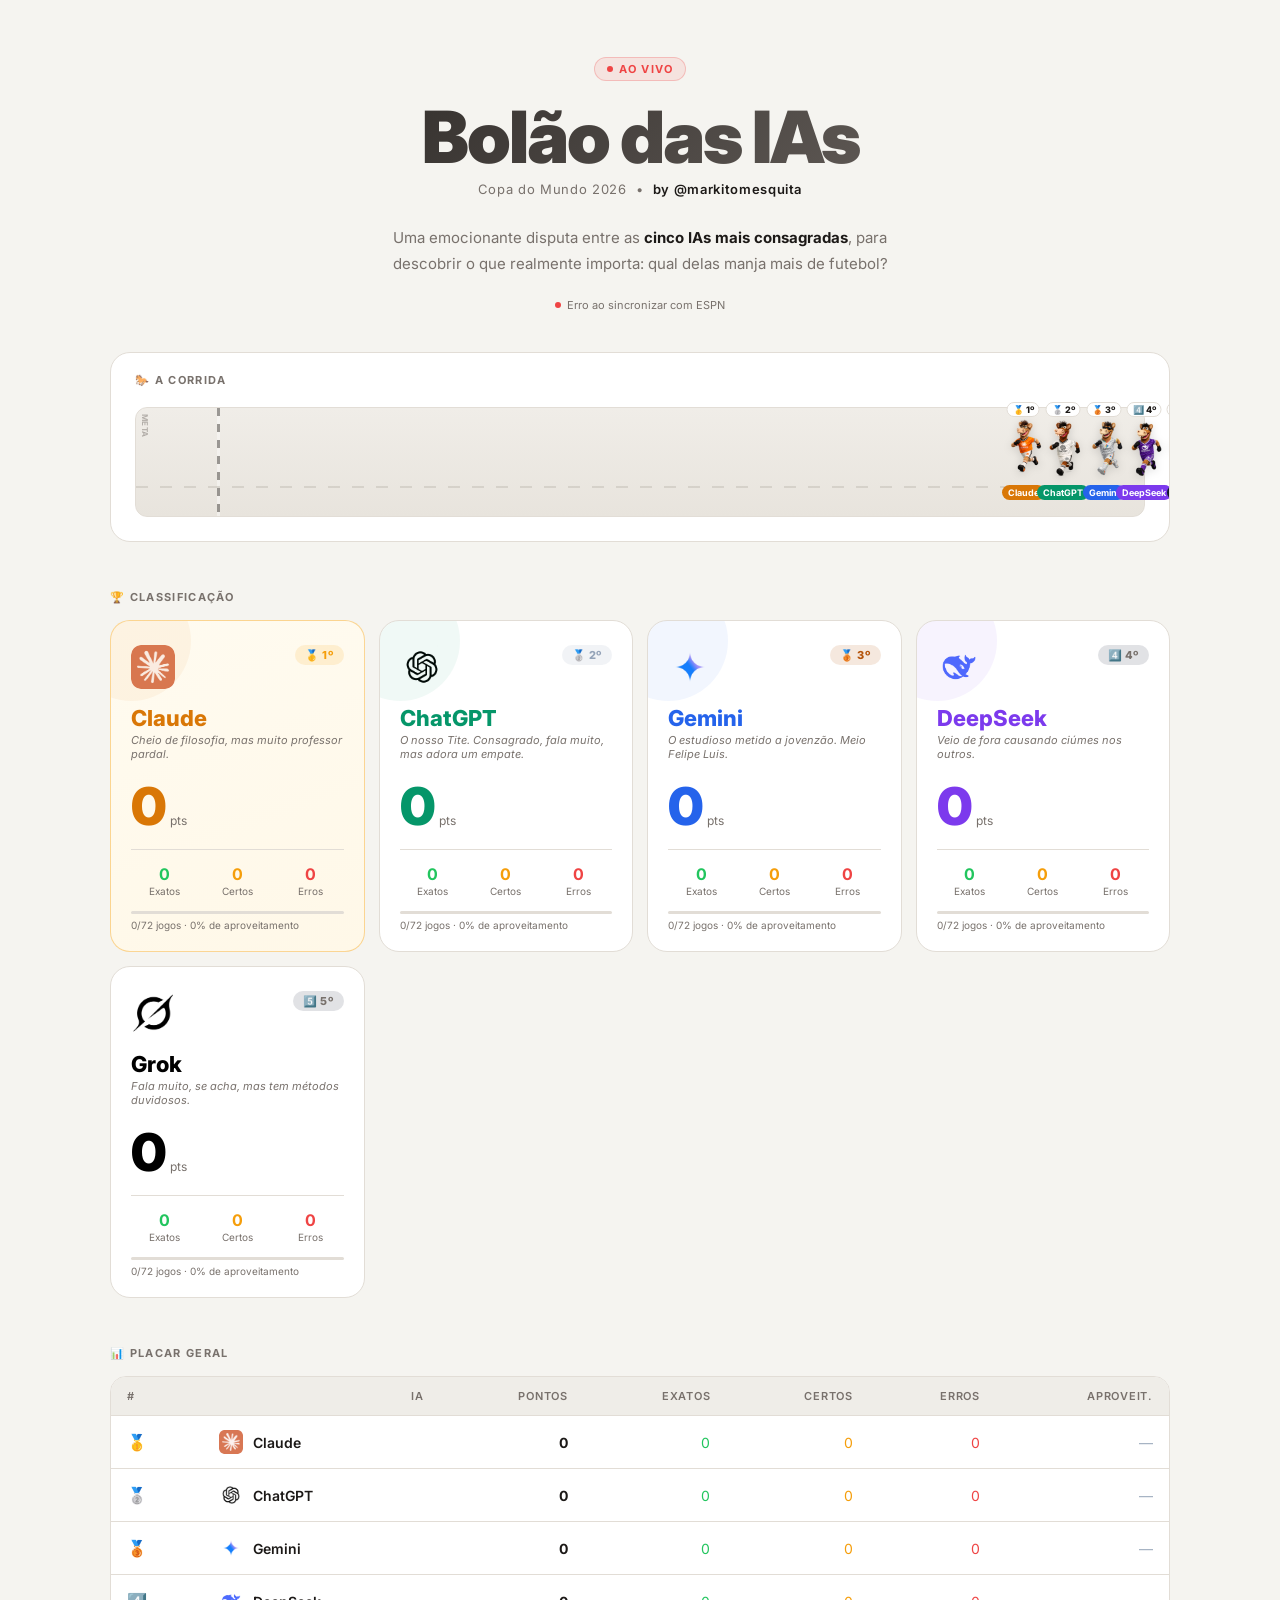
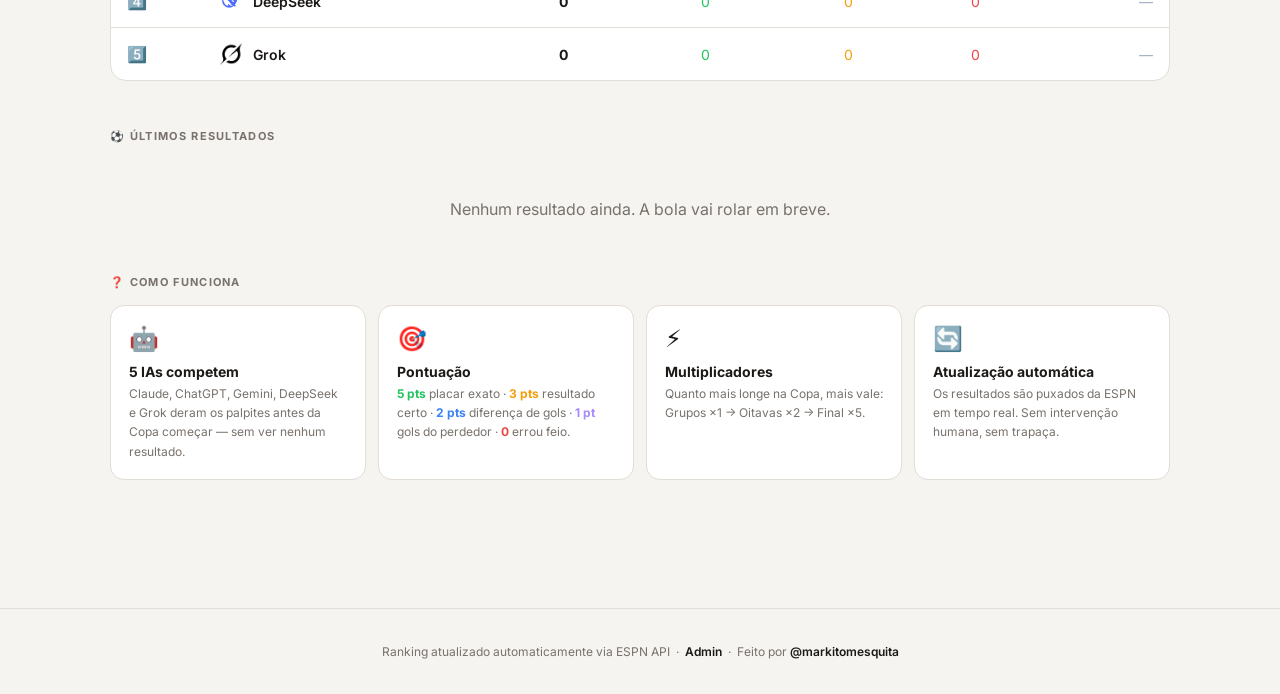
<file: index.html>
<!DOCTYPE html>
<html lang="pt-BR">
<head>
  <meta charset="UTF-8">
  <meta name="viewport" content="width=device-width, initial-scale=1.0">
  <title>Bolão das IAs — Copa 2026</title>
  <meta property="og:title" content="Bolão das IAs — Copa 2026">
  <meta property="og:description" content="Quatro IAs disputam quem cravar mais placares da Copa. Acompanhe o ranking ao vivo.">
  <link rel="preconnect" href="https://fonts.googleapis.com">
  <link href="https://fonts.googleapis.com/css2?family=Inter:wght@400;500;600;700;800;900&display=swap" rel="stylesheet">
  <style>
    :root {
      --claude:   #D97706;
      --chatgpt:  #059669;
      --gemini:   #2563EB;
      --deepseek: #7C3AED;
      --grok:     #000000;
      --bg:       #F5F4F0;
      --surface:  #FFFFFF;
      --s2:       #EFEDE8;
      --border:   #E2DDD6;
      --text:     #1C1917;
      --muted:    #78716C;
      --gold:     #D97706;
    }
    * { box-sizing: border-box; margin: 0; padding: 0; }
    body { font-family: 'Inter', system-ui, sans-serif; background: var(--bg); color: var(--text); min-height: 100vh; }

    /* ---- HEADER ---- */
    .site-header {
      text-align: center;
      padding: 56px 24px 40px;
      position: relative;
    }
    .live-badge {
      display: inline-flex;
      align-items: center;
      gap: 6px;
      background: #EF444418;
      border: 1px solid #EF444440;
      color: #EF4444;
      border-radius: 20px;
      padding: 4px 12px;
      font-size: 11px;
      font-weight: 700;
      letter-spacing: 0.1em;
      text-transform: uppercase;
      margin-bottom: 20px;
    }
    .live-dot {
      width: 6px; height: 6px; border-radius: 50%;
      background: #EF4444;
      animation: blink 1.2s ease-in-out infinite;
    }
    @keyframes blink { 0%,100%{opacity:1} 50%{opacity:0.2} }

    h1 {
      font-size: clamp(36px, 8vw, 72px);
      font-weight: 900;
      letter-spacing: -2px;
      background: linear-gradient(135deg, #1C1917 0%, #78716C 100%);
      -webkit-background-clip: text;
      -webkit-text-fill-color: transparent;
      line-height: 1;
      margin-bottom: 8px;
    }
    .subtitle {
      font-size: 13px;
      color: var(--muted);
      letter-spacing: 0.05em;
      margin-bottom: 28px;
    }
    .subtitle span { color: var(--text); font-weight: 600; }

    .tagline {
      max-width: 560px;
      margin: 0 auto 16px;
      font-size: 15px;
      line-height: 1.7;
      color: var(--muted);
    }
    .tagline strong { color: var(--text); }

    .sync-bar {
      display: inline-flex;
      align-items: center;
      gap: 6px;
      font-size: 11px;
      color: var(--muted);
      margin-top: 4px;
    }
    .sync-pip { width: 6px; height: 6px; border-radius: 50%; background: var(--muted); transition: background .3s; }
    .sync-pip.ok       { background: #22C55E; }
    .sync-pip.fetching { background: #F59E0B; animation: blink 0.8s infinite; }
    .sync-pip.error    { background: #EF4444; }

    /* ---- MAIN ---- */
    main { max-width: 1100px; margin: 0 auto; padding: 0 20px 80px; }

    /* ---- CORRIDA ---- */
    .race-wrap {
      background: var(--surface);
      border: 1px solid var(--border);
      border-radius: 20px;
      padding: 20px 24px 24px;
      margin-bottom: 48px;
      overflow: hidden;
    }
    .race-title {
      font-size: 11px;
      font-weight: 700;
      color: var(--muted);
      text-transform: uppercase;
      letter-spacing: .12em;
      margin-bottom: 20px;
    }
    .race-track {
      position: relative;
      height: 110px;
      background: linear-gradient(180deg, #f0ede8 0%, #e8e4dd 100%);
      border-radius: 12px;
      border: 1px solid var(--border);
      overflow: visible;
    }
    .race-lane-line {
      position: absolute;
      bottom: 28px;
      left: 0; right: 0;
      height: 2px;
      background: repeating-linear-gradient(90deg, #c8c3bb 0px, #c8c3bb 12px, transparent 12px, transparent 24px);
      opacity: 0.6;
    }
    .race-finish {
      position: absolute;
      left: 8%;
      top: 0; bottom: 0;
      width: 3px;
      background: repeating-linear-gradient(180deg, #1C1917 0px, #1C1917 8px, #fff 8px, #fff 16px);
      opacity: 0.4;
    }
    .race-finish-label {
      position: absolute;
      left: 4px;
      top: 6px;
      font-size: 8px;
      font-weight: 700;
      color: var(--muted);
      letter-spacing: .05em;
      text-transform: uppercase;
      writing-mode: vertical-rl;
      opacity: 0.5;
    }
    .horse-slot {
      position: absolute;
      bottom: 16px;
      display: flex;
      flex-direction: column;
      align-items: center;
      transition: left 1s cubic-bezier(.34,1.56,.64,1);
      transform: translateX(-50%);
    }
    .horse-slot img {
      width: 44px;
      height: auto;
      display: block;
      filter: drop-shadow(0 2px 4px rgba(0,0,0,.15));
    }
    .horse-name {
      font-size: 9px;
      font-weight: 700;
      margin-top: 3px;
      white-space: nowrap;
      padding: 2px 6px;
      border-radius: 8px;
      color: #fff;
    }
    .horse-badge {
      font-size: 9px;
      font-weight: 800;
      position: absolute;
      top: -14px;
      left: 50%;
      transform: translateX(-50%);
      background: var(--surface);
      border: 1px solid var(--border);
      border-radius: 8px;
      padding: 1px 5px;
      color: var(--text);
      white-space: nowrap;
    }

    /* ---- RANKING CARDS ---- */
    .section-label {
      font-size: 11px;
      font-weight: 700;
      color: var(--muted);
      text-transform: uppercase;
      letter-spacing: 0.12em;
      margin-bottom: 16px;
    }

    .ranking-grid {
      display: grid;
      grid-template-columns: repeat(auto-fit, minmax(230px, 1fr));
      gap: 14px;
      margin-bottom: 48px;
    }

    .ai-card {
      background: var(--surface);
      border: 1px solid var(--border);
      border-radius: 20px;
      padding: 24px 20px 20px;
      position: relative;
      overflow: hidden;
      transition: transform .2s, border-color .2s;
      cursor: default;
    }
    .ai-card:hover { transform: translateY(-3px); }
    .ai-card.rank-1 { border-color: #F59E0B66; background: linear-gradient(160deg, #FFFBF0 0%, #FFF8E8 100%); }

    .card-glow {
      position: absolute;
      top: -40px; left: -40px;
      width: 120px; height: 120px;
      border-radius: 50%;
      opacity: 0.06;
      pointer-events: none;
    }
    .ai-card[data-ai="claude"]   .card-glow { background: var(--claude); }
    .ai-card[data-ai="chatgpt"]  .card-glow { background: var(--chatgpt); }
    .ai-card[data-ai="gemini"]   .card-glow { background: var(--gemini); }
    .ai-card[data-ai="deepseek"] .card-glow { background: var(--deepseek); }

    .card-top {
      display: flex;
      align-items: flex-start;
      justify-content: space-between;
      margin-bottom: 16px;
    }
    .card-logo { width: 44px; height: 44px; }
    .card-logo img { width: 100%; height: 100%; object-fit: contain; border-radius: 10px; }

    .card-rank-badge {
      font-size: 11px;
      font-weight: 800;
      padding: 3px 10px;
      border-radius: 20px;
      letter-spacing: 0.05em;
    }
    .rank-1 .card-rank-badge { background: #F59E0B22; color: #F59E0B; }
    .rank-2 .card-rank-badge { background: #94A3B822; color: #94A3B8; }
    .rank-3 .card-rank-badge { background: #B4530922; color: #B45309; }
    .rank-4 .card-rank-badge { background: #1e254022; color: var(--muted); }
    .rank-5 .card-rank-badge { background: #1e254022; color: var(--muted); }

    .card-name {
      font-size: 22px;
      font-weight: 800;
      margin-bottom: 2px;
    }
    .ai-card[data-ai="claude"]   .card-name { color: var(--claude); }
    .ai-card[data-ai="chatgpt"]  .card-name { color: var(--chatgpt); }
    .ai-card[data-ai="gemini"]   .card-name { color: var(--gemini); }
    .ai-card[data-ai="deepseek"] .card-name { color: var(--deepseek); }
    .ai-card[data-ai="grok"]     .card-name { color: var(--grok); }

    .card-desc { font-size: 11px; color: var(--muted); margin-bottom: 20px; font-style: italic; }

    .card-score-row { display: flex; align-items: baseline; gap: 6px; margin-bottom: 16px; }
    .card-pts {
      font-size: 52px;
      font-weight: 900;
      letter-spacing: -2px;
      line-height: 1;
    }
    .ai-card[data-ai="claude"]   .card-pts { color: var(--claude); }
    .ai-card[data-ai="chatgpt"]  .card-pts { color: var(--chatgpt); }
    .ai-card[data-ai="gemini"]   .card-pts { color: var(--gemini); }
    .ai-card[data-ai="deepseek"] .card-pts { color: var(--deepseek); }
    .ai-card[data-ai="grok"]     .card-pts { color: var(--grok); }
    .card-pts-label { font-size: 12px; color: var(--muted); }

    .card-divider { height: 1px; background: var(--border); margin-bottom: 14px; }

    .card-stats {
      display: grid;
      grid-template-columns: repeat(3, 1fr);
      gap: 6px;
    }
    .cstat { text-align: center; }
    .cstat-val { font-size: 16px; font-weight: 700; }
    .cstat-lbl { font-size: 10px; color: var(--muted); margin-top: 1px; }
    .exact-val  { color: #22C55E; }
    .certo-val  { color: #F59E0B; }
    .erro-val   { color: #EF4444; }

    .card-progress-bar {
      margin-top: 14px;
      height: 3px;
      background: var(--border);
      border-radius: 2px;
      overflow: hidden;
    }
    .card-progress-fill {
      height: 100%;
      border-radius: 2px;
      transition: width .6s ease;
    }
    .ai-card[data-ai="claude"]   .card-progress-fill { background: var(--claude); }
    .ai-card[data-ai="chatgpt"]  .card-progress-fill { background: var(--chatgpt); }
    .ai-card[data-ai="gemini"]   .card-progress-fill { background: var(--gemini); }
    .ai-card[data-ai="deepseek"] .card-progress-fill { background: var(--deepseek); }
    .ai-card[data-ai="grok"]     .card-progress-fill { background: var(--grok); }
    .card-progress-label { font-size: 10px; color: var(--muted); margin-top: 5px; }

    /* ---- COMPARE TABLE ---- */
    .compare-wrap {
      background: var(--surface);
      border: 1px solid var(--border);
      border-radius: 16px;
      overflow: hidden;
      margin-bottom: 48px;
    }
    .compare-wrap table { width: 100%; border-collapse: collapse; }
    .compare-wrap th {
      padding: 12px 16px;
      font-size: 11px;
      font-weight: 600;
      color: var(--muted);
      text-transform: uppercase;
      letter-spacing: .07em;
      background: var(--s2);
      border-bottom: 1px solid var(--border);
      text-align: left;
    }
    .compare-wrap th:not(:first-child) { text-align: right; }
    .compare-wrap td {
      padding: 14px 16px;
      font-size: 14px;
      border-bottom: 1px solid var(--border);
    }
    .compare-wrap td:not(:first-child) { text-align: right; }
    .compare-wrap tr:last-child td { border-bottom: none; }
    .compare-wrap tr:hover td { background: var(--s2); }
    .ai-name-cell { display: flex; align-items: center; gap: 10px; font-weight: 600; }
    .ai-name-cell img { width: 24px; height: 24px; object-fit: contain; border-radius: 5px; }
    .medal { font-size: 16px; }

    /* ---- LAST RESULTS ---- */
    .results-list { display: flex; flex-direction: column; gap: 10px; margin-bottom: 16px; }
    .load-more-btn {
      display: block;
      width: 100%;
      padding: 12px;
      margin-bottom: 48px;
      background: var(--surface);
      border: 1px solid var(--border);
      border-radius: 12px;
      color: var(--muted);
      font-size: 13px;
      font-weight: 600;
      cursor: pointer;
      transition: background .15s, color .15s;
    }
    .load-more-btn:hover { background: var(--s2); color: var(--text); }

    .result-card {
      background: var(--surface);
      border: 1px solid var(--border);
      border-radius: 14px;
      padding: 14px 18px;
    }
    .result-header {
      display: flex;
      align-items: center;
      gap: 12px;
      margin-bottom: 10px;
    }
    .result-teams {
      flex: 1;
      font-size: 15px;
      font-weight: 700;
      display: flex;
      align-items: center;
      gap: 8px;
      flex-wrap: wrap;
    }
    .result-score {
      background: var(--s2);
      border: 1px solid var(--border);
      border-radius: 8px;
      padding: 4px 12px;
      font-size: 15px;
      font-weight: 800;
      letter-spacing: 1px;
      flex-shrink: 0;
    }
    .result-phase {
      font-size: 10px;
      color: var(--muted);
      text-transform: uppercase;
      letter-spacing: .07em;
      flex-shrink: 0;
    }

    .result-preds {
      display: flex;
      gap: 8px;
      flex-wrap: wrap;
    }
    .pred-chip {
      display: flex;
      align-items: center;
      gap: 5px;
      padding: 4px 10px;
      border-radius: 20px;
      font-size: 12px;
      font-weight: 600;
      border: 1px solid transparent;
    }
    .pred-chip img { width: 14px; height: 14px; object-fit: contain; border-radius: 3px; }
    .pred-chip.exact  { background: #22C55E18; border-color: #22C55E40; color: #22C55E; }
    .pred-chip.certo  { background: #F59E0B18; border-color: #F59E0B40; color: #F59E0B; }
    .pred-chip.erro   { background: #EF444418; border-color: #EF444440; color: #EF4444; }
    .pred-chip.none   { background: var(--s2); color: var(--muted); }

    /* ---- HOW IT WORKS ---- */
    .how-grid {
      display: grid;
      grid-template-columns: repeat(auto-fit, minmax(200px, 1fr));
      gap: 12px;
      margin-bottom: 48px;
    }
    .how-item {
      background: var(--surface);
      border: 1px solid var(--border);
      border-radius: 14px;
      padding: 18px;
    }
    .how-icon { font-size: 24px; margin-bottom: 10px; }
    .how-title { font-size: 14px; font-weight: 700; margin-bottom: 4px; }
    .how-desc  { font-size: 12px; color: var(--muted); line-height: 1.6; }

    /* ---- FOOTER ---- */
    footer {
      text-align: center;
      padding: 32px 24px;
      border-top: 1px solid var(--border);
      font-size: 12px;
      color: var(--muted);
      line-height: 1.8;
    }
    footer a { color: var(--text); text-decoration: none; font-weight: 600; }
    footer a:hover { color: #4285F4; }

    /* ---- UTIL ---- */
    .vs { color: var(--muted); font-weight: 400; font-size: 13px; }
    .empty { text-align: center; padding: 40px; color: var(--muted); }

    @media (max-width: 600px) {
      h1 { letter-spacing: -1px; }
      .ranking-grid { grid-template-columns: 1fr 1fr; }
      .compare-wrap th:nth-child(n+5),
      .compare-wrap td:nth-child(n+5) { display: none; }
    }
    @media (max-width: 420px) {
      .ranking-grid { grid-template-columns: 1fr; }
    }
  </style>
</head>
<body>

<div class="site-header">
  <div class="live-badge"><span class="live-dot"></span>Ao Vivo</div>
  <h1>Bolão das IAs</h1>
  <div class="subtitle">Copa do Mundo 2026 &nbsp;•&nbsp; <span>by @markitomesquita</span></div>
  <p class="tagline">
    Uma emocionante disputa entre as <strong>cinco IAs mais consagradas</strong>, para descobrir o que realmente importa: qual delas manja mais de futebol?
  </p>
  <div class="sync-bar">
    <span class="sync-pip" id="sync-pip"></span>
    <span id="sync-txt">Conectando à ESPN...</span>
  </div>
</div>

<main>

  <!-- CORRIDA -->
  <div class="race-wrap">
    <div class="race-title">🐎 A Corrida</div>
    <div class="race-track" id="race-track">
      <div class="race-finish"></div>
      <div class="race-finish-label">META</div>
      <div class="race-lane-line"></div>
    </div>
  </div>

  <!-- RANKING -->
  <div class="section-label">🏆 Classificação</div>
  <div class="ranking-grid" id="ranking-grid"></div>

  <!-- TABELA COMPARATIVA -->
  <div class="section-label">📊 Placar Geral</div>
  <div class="compare-wrap">
    <table>
      <thead>
        <tr>
          <th>#</th><th>IA</th><th>Pontos</th><th>Exatos</th><th>Certos</th><th>Erros</th><th>Aproveit.</th>
        </tr>
      </thead>
      <tbody id="compare-body"></tbody>
    </table>
  </div>

  <!-- ÚLTIMOS JOGOS -->
  <div class="section-label">⚽ Últimos Resultados</div>
  <div class="results-list" id="results-list">
    <div class="empty">Nenhum resultado ainda. A bola vai rolar em breve.</div>
  </div>
  <button class="load-more-btn" id="load-more-btn" style="display:none"></button>

  <!-- COMO FUNCIONA -->
  <div class="section-label">❓ Como Funciona</div>
  <div class="how-grid">
    <div class="how-item">
      <div class="how-icon">🤖</div>
      <div class="how-title">5 IAs competem</div>
      <div class="how-desc">Claude, ChatGPT, Gemini, DeepSeek e Grok deram os palpites antes da Copa começar — sem ver nenhum resultado.</div>
    </div>
    <div class="how-item">
      <div class="how-icon">🎯</div>
      <div class="how-title">Pontuação</div>
      <div class="how-desc"><strong style="color:#22C55E">5 pts</strong> placar exato · <strong style="color:#F59E0B">3 pts</strong> resultado certo · <strong style="color:#3B82F6">2 pts</strong> diferença de gols · <strong style="color:#A78BFA">1 pt</strong> gols do perdedor · <strong style="color:#EF4444">0</strong> errou feio.</div>
    </div>
    <div class="how-item">
      <div class="how-icon">⚡</div>
      <div class="how-title">Multiplicadores</div>
      <div class="how-desc">Quanto mais longe na Copa, mais vale: Grupos ×1 → Oitavas ×2 → Final ×5.</div>
    </div>
    <div class="how-item">
      <div class="how-icon">🔄</div>
      <div class="how-title">Atualização automática</div>
      <div class="how-desc">Os resultados são puxados da ESPN em tempo real. Sem intervenção humana, sem trapaça.</div>
    </div>
  </div>

</main>

<footer>
  Ranking atualizado automaticamente via ESPN API &nbsp;·&nbsp;
  <a href="admin.html">Admin</a> &nbsp;·&nbsp;
  Feito por <a href="https://github.com/markitomesquita" target="_blank">@markitomesquita</a>
</footer>

<script src="logos.js"></script>
<script src="data.js"></script>
<script src="shared.js"></script>
<script>
// Descrições irônicas de cada IA
const AI_DESC = {
  claude:   "Cheio de filosofia, mas muito professor pardal.",
  chatgpt:  "O nosso Tite. Consagrado, fala muito, mas adora um empate.",
  gemini:   "O estudioso metido a jovenzão. Meio Felipe Luis.",
  deepseek: "Veio de fora causando ciúmes nos outros.",
  grok:     "Fala muito, se acha, mas tem métodos duvidosos."
};

const MEDALS = ["🥇","🥈","🥉","4️⃣","5️⃣"];

// ---- Render ranking ----
function render() {
  const scores = calcAllScores();
  const sorted = [...AI_NAMES].sort((a,b) => scores[b].total - scores[a].total);
  const total  = completedGames();
  const totalGamesCount = state.matches.length + state.knockoutMatches.length;

  // Corrida dos cavalinhos
  const AI_COLORS = { claude: '#D97706', chatgpt: '#059669', gemini: '#2563EB', deepseek: '#7C3AED', grok: '#111827' };
  const track = document.getElementById("race-track");
  if (track) {
    const maxPts  = Math.max(...sorted.map(ai => scores[ai].total), 1);
    const minPts  = Math.min(...sorted.map(ai => scores[ai].total));
    const range   = Math.max(maxPts - minPts, 1);
    const n = sorted.length;
    const LEFT_MIN = 10, LEFT_MAX = 88, MIN_GAP = 4;
    // Remove cavalinhos anteriores, mantém elementos de fundo
    track.querySelectorAll(".horse-slot").forEach(el => el.remove());
    // Calcula posições brutas baseadas em pontos
    const rawPos = sorted.map(ai => {
      const pts = scores[ai].total;
      return LEFT_MIN + ((maxPts - pts) / range) * (LEFT_MAX - LEFT_MIN);
    });
    // Garante separação mínima da esquerda pra direita
    const finalPos = [...rawPos];
    for (let i = 1; i < n; i++) {
      if (finalPos[i] < finalPos[i-1] + MIN_GAP) finalPos[i] = finalPos[i-1] + MIN_GAP;
    }
    sorted.forEach((ai, i) => {
      const pct = finalPos[i];
      const slot = document.createElement("div");
      slot.className = "horse-slot";
      slot.style.left = pct + "%";
      slot.innerHTML = `
        <div class="horse-badge">${MEDALS[i]} ${["1º","2º","3º","4º","5º"][i]}</div>
        <img src="cavalinho_${ai}.png" alt="${AI_LABELS[ai]}">
        <div class="horse-name" style="background:${AI_COLORS[ai]}">${AI_LABELS[ai]}</div>
      `;
      track.appendChild(slot);
    });
  }

  // Cards
  const grid = document.getElementById("ranking-grid");
  grid.innerHTML = sorted.map((ai, i) => {
    const s      = scores[ai];
    const played = [...state.matches,...state.knockoutMatches].filter(m=>m.result&&m.predictions[ai]).length;
    const tried  = played;
    const acc    = tried ? Math.round(((s.exact + s.correct) / tried) * 100) : 0;
    const pct    = acc;
    return `
    <div class="ai-card rank-${i+1}" data-ai="${ai}">
      <div class="card-glow"></div>
      <div class="card-top">
        <div class="card-logo"><img src="${ai}.png" alt="${AI_LABELS[ai]}"></div>
        <span class="card-rank-badge">${MEDALS[i]} ${["1º","2º","3º","4º","5º"][i]}</span>
      </div>
      <div class="card-name">${AI_LABELS[ai]}</div>
      <div class="card-desc">${AI_DESC[ai]}</div>
      <div class="card-score-row">
        <span class="card-pts">${s.total}</span>
        <span class="card-pts-label">pts</span>
      </div>
      <div class="card-divider"></div>
      <div class="card-stats">
        <div class="cstat"><div class="cstat-val exact-val">${s.exact}</div><div class="cstat-lbl">Exatos</div></div>
        <div class="cstat"><div class="cstat-val certo-val">${s.correct}</div><div class="cstat-lbl">Certos</div></div>
        <div class="cstat"><div class="cstat-val erro-val">${s.wrong}</div><div class="cstat-lbl">Erros</div></div>
      </div>
      <div class="card-progress-bar"><div class="card-progress-fill" style="width:${pct}%"></div></div>
      <div class="card-progress-label">${played}/${state.matches.length + state.knockoutMatches.length} jogos · ${acc}% de aproveitamento</div>
    </div>`;
  }).join("");

  // Tabela
  const tbody = document.getElementById("compare-body");
  tbody.innerHTML = sorted.map((ai, i) => {
    const s = scores[ai];
    const tried = [...state.matches,...state.knockoutMatches].filter(m=>m.result&&m.predictions[ai]).length;
    const acc   = tried ? Math.round(((s.exact+s.correct)/tried)*100)+"%" : "—";
    return `<tr>
      <td><span class="medal">${MEDALS[i]}</span></td>
      <td><div class="ai-name-cell"><img src="${ai}.png" alt="${AI_LABELS[ai]}">${AI_LABELS[ai]}</div></td>
      <td><strong>${s.total}</strong></td>
      <td style="color:#22C55E">${s.exact}</td>
      <td style="color:#F59E0B">${s.correct}</td>
      <td style="color:#EF4444">${s.wrong}</td>
      <td style="color:#a0aec0">${acc}</td>
    </tr>`;
  }).join("");

  // Resultados com paginação
  const allResults = recentResults(Infinity);
  const list = document.getElementById("results-list");
  const moreBtn = document.getElementById("load-more-btn");

  if (!allResults.length) {
    list.innerHTML = `<div class="empty">Nenhum resultado ainda. A bola vai rolar em breve.</div>`;
    if (moreBtn) moreBtn.style.display = "none";
    return;
  }

  const mult = m => getMultiplier(m.phase);
  function renderResultCard(m) {
    const chips = AI_NAMES.map(ai => {
      const pred = m.predictions[ai];
      if (!pred) return `<div class="pred-chip none"><img src="${ai}.png">${AI_LABELS[ai]}: ?</div>`;
      const pts = calcPoints(pred, m.result, mult(m));
      const rawPts = calcPoints(pred, m.result, 1);
      const outcomeMatch = rawPts !== null && (() => {
        const ph = pred.home, pa = pred.away, rh = m.result.home, ra = m.result.away;
        const pO = ph > pa ? "H" : ph < pa ? "A" : "D";
        const rO = rh > ra ? "H" : rh < ra ? "A" : "D";
        return pO === rO;
      })();
      const cls = rawPts === 5 ? "exact" : outcomeMatch ? "certo" : "erro";
      return `<div class="pred-chip ${cls}"><img src="${ai}.png">${AI_LABELS[ai]}: ${pred.home}×${pred.away} <strong>+${pts}pts</strong></div>`;
    }).join("");
    const phase = PHASES.find(p=>p.id===m.phase)?.label || "";
    return `<div class="result-card">
      <div class="result-header">
        <div class="result-teams">
          <span>${teamLabel(m.home)}</span>
          <span class="vs">vs</span>
          <span>${teamLabel(m.away)}</span>
        </div>
        <span class="result-score">${m.result.home} × ${m.result.away}</span>
        <span class="result-phase">${phase}</span>
      </div>
      <div class="result-preds">${chips}</div>
    </div>`;
  }

  const PAGE = 8;
  let shown = PAGE;

  function renderResultsList() {
    list.innerHTML = allResults.slice(0, shown).map(renderResultCard).join("");
    if (moreBtn) {
      const remaining = allResults.length - shown;
      if (remaining > 0) {
        moreBtn.style.display = "block";
        moreBtn.textContent = `Ver mais ${Math.min(remaining, PAGE)} jogos (${remaining} restantes)`;
      } else {
        moreBtn.style.display = "none";
      }
    }
  }

  if (moreBtn) {
    moreBtn.onclick = () => { shown += PAGE; renderResultsList(); };
  }
  renderResultsList();
}

// ---- Sync UI ----
onSyncStart = () => {
  const pip = document.getElementById("sync-pip");
  const txt = document.getElementById("sync-txt");
  if (pip) pip.className = "sync-pip fetching";
  if (txt) txt.textContent = "Buscando resultados...";
};

onSyncOk = (t) => {
  const pip = document.getElementById("sync-pip");
  const txt = document.getElementById("sync-txt");
  if (pip) pip.className = "sync-pip ok";
  if (txt) txt.textContent = `ESPN · atualizado às ${t.toLocaleTimeString("pt-BR",{hour:"2-digit",minute:"2-digit"})}`;
};

onSyncError = (msg) => {
  const pip = document.getElementById("sync-pip");
  const txt = document.getElementById("sync-txt");
  if (pip) pip.className = "sync-pip error";
  if (txt) txt.textContent = "Erro ao sincronizar com ESPN";
};

onResultsUpdated = () => render();

// ---- Init ----
document.addEventListener("DOMContentLoaded", async () => {
  loadState();
  render();
  await loadFromCloud();
  render();
  startAutoSync();
});
</script>
</body>
</html>
</file>
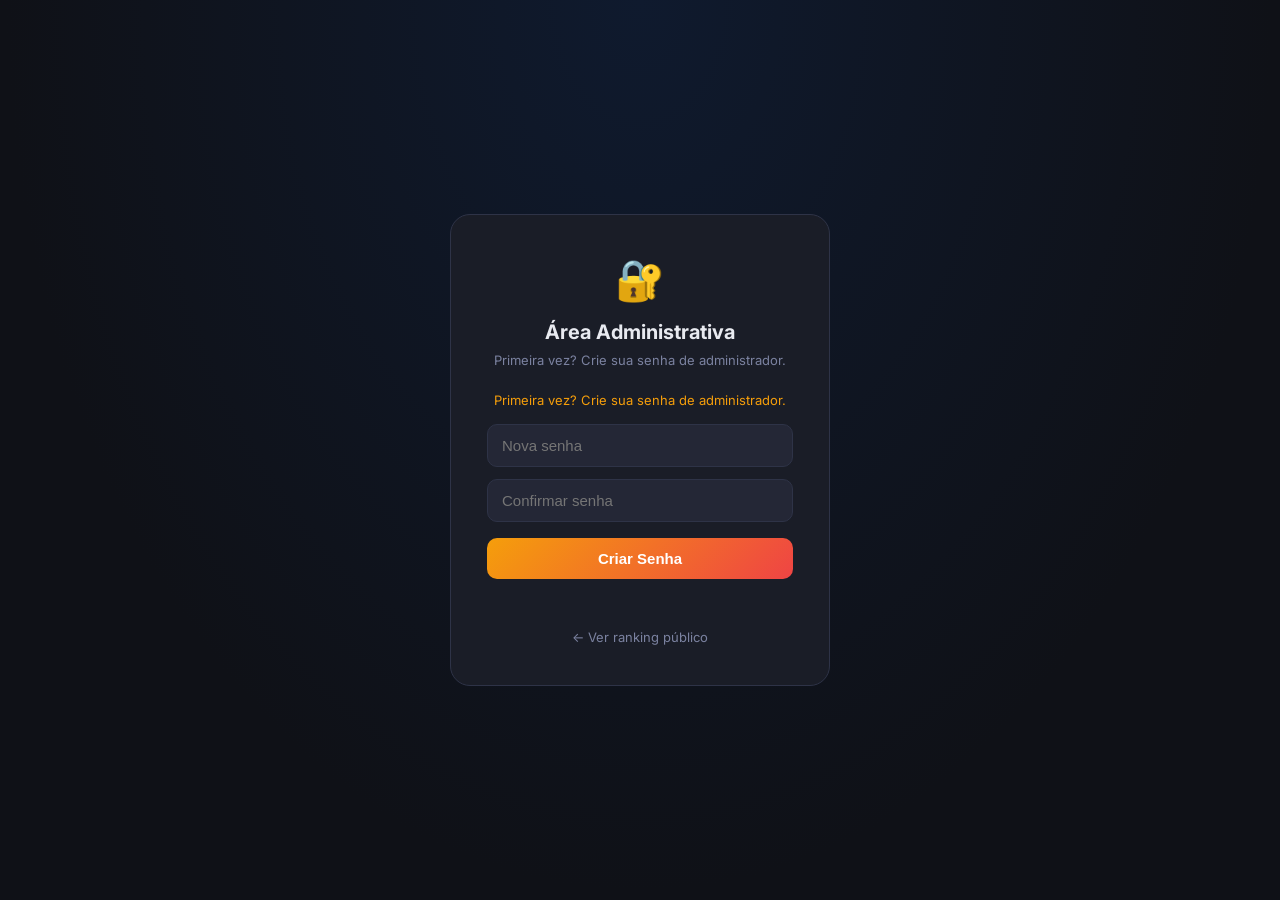
<file: admin.html>
<!DOCTYPE html>
<html lang="pt-BR">
<head>
  <meta charset="UTF-8">
  <meta name="viewport" content="width=device-width, initial-scale=1.0">
  <title>Admin — Bolão das IAs</title>
  <link rel="preconnect" href="https://fonts.googleapis.com">
  <link href="https://fonts.googleapis.com/css2?family=Inter:wght@400;500;600;700;800&display=swap" rel="stylesheet">
  <link rel="stylesheet" href="style.css">
</head>
<body>

<!-- ======================== GATE DE SENHA ======================== -->
<div id="auth-gate">
  <div class="gate-box">
    <div class="gate-logo">🔐</div>
    <h2 class="gate-title">Área Administrativa</h2>
    <p class="gate-sub" id="gate-sub">Acesso restrito. Insira a senha para continuar.</p>
    <div id="first-run" style="display:none">
      <p style="font-size:13px;color:#F59E0B;margin-bottom:16px;text-align:center">
        Primeira vez? Crie sua senha de administrador.
      </p>
      <input type="password" class="gate-input" id="pwd-new"    placeholder="Nova senha">
      <input type="password" class="gate-input" id="pwd-confirm" placeholder="Confirmar senha" style="margin-top:8px">
      <button class="gate-btn" onclick="setPassword()">Criar Senha</button>
    </div>
    <div id="login-form">
      <input type="password" class="gate-input" id="pwd-input" placeholder="Senha" onkeydown="if(event.key==='Enter')login()">
      <button class="gate-btn" onclick="login()">Entrar</button>
    </div>
    <p class="gate-error" id="gate-error"></p>
    <a href="index.html" class="gate-back">← Ver ranking público</a>
  </div>
</div>

<!-- ======================== ADMIN PANEL ======================== -->
<div id="admin-panel" style="display:none">

<header>
  <div class="logo">⚙️ Admin <span>Bolão das IAs · Copa 2026</span></div>
  <div class="sync-status" title="Auto-sync ESPN">
    <span class="sync-dot" id="sync-dot"></span>
    <span class="sync-label" id="sync-label">Conectando...</span>
  </div>
  <nav>
    <button class="nav-btn active" data-view="import"   onclick="showView('import')">📥 Palpites</button>
    <button class="nav-btn"        data-view="results"  onclick="showView('results')">⚽ Resultados</button>
    <button class="nav-btn"        data-view="settings" onclick="showView('settings')">⚙️ Config</button>
    <a href="index.html" class="nav-btn" style="text-decoration:none">🏆 Ver Público</a>
    <button class="nav-btn" onclick="logout()" style="color:#EF4444">Sair</button>
  </nav>
</header>

<main>

<!-- ======================== IMPORTAR PALPITES ======================== -->
<div class="view active" id="view-import">
  <div style="margin-bottom:24px">
    <h2 style="font-size:20px;font-weight:700;margin-bottom:8px">Importar Palpites das IAs</h2>
    <p style="font-size:13px;color:var(--text-muted)">Gere o prompt, envie para cada IA e cole a resposta aqui.</p>
  </div>

  <div class="settings-section" style="margin-bottom:24px">
    <h3>📋 Prompt Padronizado</h3>
    <p style="font-size:13px;color:var(--text-muted);margin-bottom:16px">
      Use <strong>exatamente o mesmo prompt</strong> para todas as IAs. Data de corte: <strong>10 de junho de 2026</strong>.
    </p>
    <div class="btn-row">
      <button class="btn-primary" onclick="showPrompt()">📋 Gerar Prompt</button>
    </div>
    <div id="prompt-box" style="display:none;margin-top:16px">
      <textarea id="prompt-output" readonly
        style="width:100%;height:300px;background:var(--surface2);border:1px solid var(--border);border-radius:10px;color:var(--text);padding:14px;font-size:12px;font-family:monospace;line-height:1.6;resize:vertical;outline:none"></textarea>
      <div class="btn-row" style="margin-top:8px">
        <button class="btn-primary" onclick="copyPrompt()">📋 Copiar Prompt</button>
      </div>
    </div>
  </div>

  <div class="section-title">Colar Resposta de Cada IA</div>
  <div class="import-grid">
    <div class="import-card" data-ai="claude">
      <div class="import-card-header">
        <div class="import-logo"><img src="claude.png" class="ai-logo-img"></div>
        <div>
          <div class="import-ai-name" style="color:var(--claude)">Claude</div>
          <div id="import-status-claude" class="import-status">Aguardando documento...</div>
        </div>
        <button class="btn-clear-result" onclick="clearPredictions('claude')" style="margin-left:auto">Limpar</button>
      </div>
      <textarea id="import-text-claude" class="import-textarea" placeholder="Cole aqui a resposta do Claude...&#10;Formato: Brasil 2 x 1 Argentina"></textarea>
      <div class="import-actions">
        <label class="btn-secondary" style="cursor:pointer">📂 Arquivo<input type="file" accept=".txt,.md" style="display:none" onchange="handleFileImport('claude',this)"></label>
        <button class="btn-primary" onclick="handleImport('claude')">⬆️ Importar</button>
      </div>
    </div>
    <div class="import-card" data-ai="chatgpt">
      <div class="import-card-header">
        <div class="import-logo"><img src="chatgpt.png" class="ai-logo-img"></div>
        <div>
          <div class="import-ai-name" style="color:var(--chatgpt)">ChatGPT</div>
          <div id="import-status-chatgpt" class="import-status">Aguardando documento...</div>
        </div>
        <button class="btn-clear-result" onclick="clearPredictions('chatgpt')" style="margin-left:auto">Limpar</button>
      </div>
      <textarea id="import-text-chatgpt" class="import-textarea" placeholder="Cole aqui a resposta do ChatGPT..."></textarea>
      <div class="import-actions">
        <label class="btn-secondary" style="cursor:pointer">📂 Arquivo<input type="file" accept=".txt,.md" style="display:none" onchange="handleFileImport('chatgpt',this)"></label>
        <button class="btn-primary" onclick="handleImport('chatgpt')">⬆️ Importar</button>
      </div>
    </div>
    <div class="import-card" data-ai="gemini">
      <div class="import-card-header">
        <div class="import-logo"><img src="gemini.png" class="ai-logo-img"></div>
        <div>
          <div class="import-ai-name" style="color:var(--gemini)">Gemini</div>
          <div id="import-status-gemini" class="import-status">Aguardando documento...</div>
        </div>
        <button class="btn-clear-result" onclick="clearPredictions('gemini')" style="margin-left:auto">Limpar</button>
      </div>
      <textarea id="import-text-gemini" class="import-textarea" placeholder="Cole aqui a resposta do Gemini..."></textarea>
      <div class="import-actions">
        <label class="btn-secondary" style="cursor:pointer">📂 Arquivo<input type="file" accept=".txt,.md" style="display:none" onchange="handleFileImport('gemini',this)"></label>
        <button class="btn-primary" onclick="handleImport('gemini')">⬆️ Importar</button>
      </div>
    </div>
    <div class="import-card" data-ai="deepseek">
      <div class="import-card-header">
        <div class="import-logo"><img src="deepseek.png" class="ai-logo-img"></div>
        <div>
          <div class="import-ai-name" style="color:var(--deepseek)">DeepSeek</div>
          <div id="import-status-deepseek" class="import-status">Aguardando documento...</div>
        </div>
        <button class="btn-clear-result" onclick="clearPredictions('deepseek')" style="margin-left:auto">Limpar</button>
      </div>
      <textarea id="import-text-deepseek" class="import-textarea" placeholder="Cole aqui a resposta do DeepSeek..."></textarea>
      <div class="import-actions">
        <label class="btn-secondary" style="cursor:pointer">📂 Arquivo<input type="file" accept=".txt,.md" style="display:none" onchange="handleFileImport('deepseek',this)"></label>
        <button class="btn-primary" onclick="handleImport('deepseek')">⬆️ Importar</button>
      </div>
    </div>
    <div class="import-card" data-ai="grok">
      <div class="import-card-header">
        <div class="import-logo"><img src="grok.png" class="ai-logo-img"></div>
        <div>
          <div class="import-ai-name" style="color:#000000">Grok</div>
          <div id="import-status-grok" class="import-status">Aguardando documento...</div>
        </div>
        <button class="btn-clear-result" onclick="clearPredictions('grok')" style="margin-left:auto">Limpar</button>
      </div>
      <textarea id="import-text-grok" class="import-textarea" placeholder="Cole aqui a resposta do Grok..."></textarea>
      <div class="import-actions">
        <label class="btn-secondary" style="cursor:pointer">📂 Arquivo<input type="file" accept=".txt,.md" style="display:none" onchange="handleFileImport('grok',this)"></label>
        <button class="btn-primary" onclick="handleImport('grok')">⬆️ Importar</button>
      </div>
    </div>
  </div>
</div>

<!-- ======================== RESULTADOS ======================== -->
<div class="view" id="view-results">
  <div style="margin-bottom:20px">
    <h2 style="font-size:20px;font-weight:700;margin-bottom:8px">Resultados dos Jogos</h2>
    <p style="font-size:13px;color:var(--text-muted)">Resultados reais são atualizados automaticamente pela ESPN. Edite aqui se necessário.</p>
  </div>
  <div class="phase-tabs" id="phase-tabs"></div>
  <div class="group-tabs" id="group-tabs"></div>
  <div class="matches-list" id="results-list"></div>
</div>

<!-- ======================== CONFIG ======================== -->
<div class="view" id="view-settings">
  <div style="margin-bottom:24px"><h2 style="font-size:20px;font-weight:700">Configurações</h2></div>

  <div class="settings-section">
    <h3>🔄 Sincronização Automática</h3>
    <div style="background:var(--surface2);border-radius:10px;padding:14px;font-size:13px;line-height:1.8">
      <div style="display:flex;align-items:center;gap:8px;margin-bottom:6px">
        <span class="sync-dot ok" style="width:8px;height:8px"></span>
        <strong>Ativa — via API ESPN (sem cadastro)</strong>
      </div>
      <span style="color:var(--text-muted)">
        • Durante jogos (13h–00h BRT): a cada <strong>90 segundos</strong><br>
        • Fora do horário: a cada <strong>5 minutos</strong>
      </span>
    </div>
    <div class="btn-row" style="margin-top:14px">
      <button class="btn-secondary" onclick="fetchESPN(false)">🔄 Forçar Atualização</button>
    </div>
  </div>

  <div class="settings-section">
    <h3>🌍 Times por Grupo</h3>
    <p style="font-size:13px;color:var(--text-muted);margin-bottom:16px">
      <strong style="color:#F59E0B">⚠️ Salvar recria todos os jogos e apaga palpites/resultados.</strong>
    </p>
    <div class="teams-grid" id="teams-grid"></div>
    <div class="btn-row"><button class="btn-primary" onclick="applyTeams()">💾 Salvar Times</button></div>
  </div>

  <div class="settings-section">
    <h3>☁️ Sincronização Cloud (GitHub)</h3>
    <p style="font-size:13px;color:var(--text-muted);margin-bottom:16px">
      Token do GitHub com permissão <strong>repo</strong>. Fica salvo só neste navegador.
    </p>
    <div class="form-group">
      <label class="form-label">GitHub Personal Access Token</label>
      <input type="password" class="form-input" id="github-token-input" placeholder="ghp_...">
    </div>
    <div class="btn-row">
      <button class="btn-secondary" onclick="saveGithubToken()">💾 Salvar Token</button>
      <button class="btn-secondary" onclick="syncToCloud()">☁️ Publicar Dados Agora</button>
      <button class="btn-secondary" onclick="reloadFromCloud()">⬇️ Recarregar da Nuvem</button>
    </div>
    <p id="jsonbin-status" style="font-size:12px;color:var(--text-muted);margin-top:10px"></p>
  </div>

  <div class="settings-section">
    <h3>🔐 Alterar Senha</h3>
    <div class="form-group">
      <label class="form-label">Senha atual</label>
      <input type="password" class="form-input" id="pwd-current" placeholder="Senha atual">
    </div>
    <div class="form-group">
      <label class="form-label">Nova senha</label>
      <input type="password" class="form-input" id="pwd-new-admin" placeholder="Nova senha">
    </div>
    <div class="btn-row"><button class="btn-secondary" onclick="changePassword()">🔐 Alterar Senha</button></div>
  </div>

  <div class="settings-section">
    <h3>💾 Backup</h3>
    <div class="btn-row">
      <button class="btn-secondary" onclick="exportData()">⬇️ Exportar JSON</button>
      <button class="btn-secondary" onclick="importData()">⬆️ Importar JSON</button>
    </div>
  </div>

  <div class="settings-section">
    <h3>🗑️ Reset</h3>
    <p style="font-size:13px;color:var(--text-muted);margin-bottom:16px">Apaga tudo. Sem volta.</p>
    <button class="btn-danger" onclick="resetData()">⚠️ Resetar Todos os Dados</button>
  </div>
</div>

</main>
</div><!-- /admin-panel -->

<div class="toast" id="toast"></div>

<script src="logos.js"></script>
<script src="data.js"></script>
<script src="shared.js"></script>
<script src="app.js"></script>
<script>
// ---- Auth ----
const HASH_KEY = "bolao_admin_hash";

async function sha256(str) {
  const buf = await crypto.subtle.digest("SHA-256", new TextEncoder().encode(str));
  return Array.from(new Uint8Array(buf)).map(b => b.toString(16).padStart(2,"0")).join("");
}

async function login() {
  const pwd  = document.getElementById("pwd-input").value;
  const hash = await sha256(pwd);
  const stored = localStorage.getItem(HASH_KEY);
  if (hash === stored) {
    sessionStorage.setItem("bolao_auth", "1");
    showAdmin();
  } else {
    const err = document.getElementById("gate-error");
    err.textContent = "Senha incorreta. Tenta de novo.";
    document.getElementById("pwd-input").value = "";
    document.getElementById("pwd-input").focus();
  }
}

async function setPassword() {
  const pwd1 = document.getElementById("pwd-new").value;
  const pwd2 = document.getElementById("pwd-confirm").value;
  if (!pwd1 || pwd1.length < 4) {
    document.getElementById("gate-error").textContent = "Mínimo 4 caracteres."; return;
  }
  if (pwd1 !== pwd2) {
    document.getElementById("gate-error").textContent = "As senhas não batem."; return;
  }
  const hash = await sha256(pwd1);
  localStorage.setItem(HASH_KEY, hash);
  sessionStorage.setItem("bolao_auth", "1");
  showAdmin();
}

async function changePassword() {
  const current = document.getElementById("pwd-current").value;
  const newPwd  = document.getElementById("pwd-new-admin").value;
  const stored  = localStorage.getItem(HASH_KEY);
  const hashCurrent = await sha256(current);
  if (hashCurrent !== stored) { toast("Senha atual incorreta", "error"); return; }
  if (!newPwd || newPwd.length < 4) { toast("Mínimo 4 caracteres", "error"); return; }
  const newHash = await sha256(newPwd);
  localStorage.setItem(HASH_KEY, newHash);
  document.getElementById("pwd-current").value = "";
  document.getElementById("pwd-new-admin").value = "";
  toast("Senha alterada com sucesso!");
}

function logout() {
  sessionStorage.removeItem("bolao_auth");
  location.reload();
}

function showAdmin() {
  document.getElementById("auth-gate").style.display  = "none";
  document.getElementById("admin-panel").style.display = "block";
  initAdmin();
}

function initAdmin() {
  loadState();
  renderImport();
  startAutoSync();
  // Empurra estado atual para nuvem ao abrir o admin (garante que outros dispositivos vejam dados atualizados)
  saveToCloud()
    .then(() => console.log("Cloud sync OK"))
    .catch(e => console.warn("Cloud sync falhou:", e.message));
}

// Hooks do shared.js para atualizar UI
onSyncStart = () => {
  const dot = document.getElementById("sync-dot");
  const lbl = document.getElementById("sync-label");
  if (dot) dot.className = "sync-dot fetching";
  if (lbl) lbl.textContent = "Atualizando...";
};
onSyncOk = (t) => {
  const dot = document.getElementById("sync-dot");
  const lbl = document.getElementById("sync-label");
  if (dot) dot.className = "sync-dot ok";
  if (lbl) lbl.textContent = `ESPN · ${t.toLocaleTimeString("pt-BR",{hour:"2-digit",minute:"2-digit"})}`;
};
onSyncError = (msg) => {
  const dot = document.getElementById("sync-dot");
  const lbl = document.getElementById("sync-label");
  if (dot) dot.className = "sync-dot error";
  if (lbl) lbl.textContent = "Erro ESPN";
};
onKnockoutAdded = () => {
  renderImport();
  toast("Novos jogos de mata-mata importados da ESPN! Gere o prompt para palpitar. ⚽");
};
onResultsUpdated = () => {
  if (document.getElementById("view-results").classList.contains("active")) renderResults();
};

// ---- GitHub Cloud ----
function saveGithubToken() {
  const token = document.getElementById("github-token-input").value.trim();
  if (!token) { toast("Cole o token antes de salvar", "error"); return; }
  localStorage.setItem(GITHUB_TOKEN_KEY, token);
  document.getElementById("github-token-input").value = "";
  initJsonBinUI();
  toast("Token salvo! Os dados serão publicados automaticamente a cada salvamento.");
}

async function reloadFromCloud() {
  const status = document.getElementById("jsonbin-status");
  status.textContent = "Carregando da nuvem...";
  const ok = await loadFromCloud();
  if (ok) {
    renderImport();
    if (document.getElementById("view-results")?.classList.contains("active")) renderResults();
    status.textContent = "✓ Dados recarregados da nuvem às " + new Date().toLocaleTimeString("pt-BR");
    toast("Dados recarregados da nuvem! ⬇️");
  } else {
    status.textContent = "✗ Falha ao carregar da nuvem.";
    toast("Falha ao carregar da nuvem", "error");
  }
}

async function syncToCloud() {
  const status = document.getElementById("jsonbin-status");
  const token = localStorage.getItem(GITHUB_TOKEN_KEY);
  if (!token) {
    status.textContent = "✗ Token do GitHub não configurado.";
    toast("Token do GitHub não configurado", "error");
    return;
  }
  status.textContent = "Publicando...";
  try {
    await saveToCloud();
    status.textContent = "✓ Dados publicados com sucesso às " + new Date().toLocaleTimeString("pt-BR");
    toast("Dados publicados no GitHub! ☁️");
  } catch (e) {
    status.textContent = `✗ Erro: ${e.message}`;
    toast(`Erro ao publicar: ${e.message}`, "error");
  }
}

function initJsonBinUI() {
  const hasToken = !!localStorage.getItem(GITHUB_TOKEN_KEY);
  const status = document.getElementById("jsonbin-status");
  if (status) status.textContent = hasToken ? "✓ Token configurado. Dados sincronizados automaticamente." : "⚠️ Token não configurado.";
}

// ---- Init: verificar sessão ----
document.addEventListener("DOMContentLoaded", () => {
  const hasHash = !!localStorage.getItem(HASH_KEY);
  const authed  = sessionStorage.getItem("bolao_auth") === "1";

  if (authed) { showAdmin(); return; }

  if (!hasHash) {
    document.getElementById("first-run").style.display = "block";
    document.getElementById("login-form").style.display = "none";
    document.getElementById("gate-sub").textContent = "Primeira vez? Crie sua senha de administrador.";
  }
  document.getElementById("auth-gate").style.display = "flex";
});
</script>

</body>
</html>
</file>
<file: style.css>
:root {
  --claude: #D97706;
  --chatgpt: #10A37F;
  --gemini: #4285F4;
  --deepseek: #7C3AED;
  --grok: #000000;
  --bg: #0f1117;
  --surface: #1a1d27;
  --surface2: #242736;
  --border: #2e3347;
  --text: #e8eaf0;
  --text-muted: #7b82a0;
  --gold: #F59E0B;
  --silver: #94A3B8;
  --bronze: #B45309;
}

* { box-sizing: border-box; margin: 0; padding: 0; }

body {
  font-family: 'Inter', system-ui, sans-serif;
  background: var(--bg);
  color: var(--text);
  min-height: 100vh;
}

/* Header */
header {
  background: var(--surface);
  border-bottom: 1px solid var(--border);
  padding: 0 24px;
  display: flex;
  align-items: center;
  gap: 16px;
  height: 64px;
  position: sticky;
  top: 0;
  z-index: 100;
}

.logo {
  font-size: 22px;
  font-weight: 800;
  background: linear-gradient(135deg, #F59E0B, #EF4444);
  -webkit-background-clip: text;
  -webkit-text-fill-color: transparent;
  white-space: nowrap;
}

.logo span { font-size: 14px; font-weight: 400; -webkit-text-fill-color: var(--text-muted); }

nav {
  display: flex;
  gap: 4px;
  margin-left: auto;
}

.nav-btn {
  background: none;
  border: none;
  color: var(--text-muted);
  padding: 8px 16px;
  border-radius: 8px;
  cursor: pointer;
  font-size: 14px;
  font-weight: 500;
  transition: all 0.15s;
}

.nav-btn:hover { background: var(--surface2); color: var(--text); }
.nav-btn.active { background: var(--surface2); color: var(--text); }

/* Main layout */
main { max-width: 1200px; margin: 0 auto; padding: 24px; }

/* Views */
.view { display: none; }
.view.active { display: block; }

/* Ranking */
.ranking-header {
  display: flex;
  align-items: center;
  justify-content: space-between;
  margin-bottom: 24px;
}

.ranking-header h2 { font-size: 20px; font-weight: 700; }

.phase-badge {
  background: var(--surface2);
  border: 1px solid var(--border);
  border-radius: 20px;
  padding: 4px 12px;
  font-size: 12px;
  color: var(--text-muted);
}

.ranking-grid {
  display: grid;
  grid-template-columns: repeat(auto-fit, minmax(260px, 1fr));
  gap: 16px;
  margin-bottom: 32px;
}

.ai-card {
  background: var(--surface);
  border: 1px solid var(--border);
  border-radius: 16px;
  padding: 20px;
  position: relative;
  overflow: hidden;
  transition: transform 0.2s;
}

.ai-card:hover { transform: translateY(-2px); }

.ai-card::before {
  content: '';
  position: absolute;
  top: 0; left: 0; right: 0;
  height: 3px;
}

.ai-card[data-ai="claude"]::before { background: var(--claude); }
.ai-card[data-ai="chatgpt"]::before { background: var(--chatgpt); }
.ai-card[data-ai="gemini"]::before { background: var(--gemini); }
.ai-card[data-ai="deepseek"]::before { background: var(--deepseek); }

.card-rank {
  position: absolute;
  top: 16px;
  right: 16px;
  width: 32px;
  height: 32px;
  border-radius: 50%;
  display: flex;
  align-items: center;
  justify-content: center;
  font-weight: 800;
  font-size: 14px;
}

.rank-1 { background: #F59E0B22; color: #F59E0B; }
.rank-2 { background: #94A3B822; color: #94A3B8; }
.rank-3 { background: #B4530922; color: #B45309; }
.rank-4 { background: var(--surface2); color: var(--text-muted); }

.card-name {
  font-size: 20px;
  font-weight: 700;
  margin-bottom: 4px;
}

.card-score {
  font-size: 40px;
  font-weight: 800;
  margin: 8px 0 4px;
}

.ai-card[data-ai="claude"] .card-score { color: var(--claude); }
.ai-card[data-ai="chatgpt"] .card-score { color: var(--chatgpt); }
.ai-card[data-ai="gemini"] .card-score { color: var(--gemini); }
.ai-card[data-ai="deepseek"] .card-score { color: var(--deepseek); }

.card-label { font-size: 12px; color: var(--text-muted); margin-bottom: 16px; }

.card-stats {
  display: grid;
  grid-template-columns: repeat(3, 1fr);
  gap: 8px;
  margin-bottom: 16px;
}

.stat {
  background: var(--surface2);
  border-radius: 8px;
  padding: 8px;
  text-align: center;
}

.stat-val { font-size: 18px; font-weight: 700; }
.stat-lbl { font-size: 10px; color: var(--text-muted); margin-top: 2px; }

.card-progress {
  display: flex;
  flex-direction: column;
  gap: 6px;
}

.progress-row {
  display: flex;
  align-items: center;
  gap: 8px;
  font-size: 11px;
}

.progress-lbl { color: var(--text-muted); width: 70px; }
.progress-bar-bg {
  flex: 1;
  height: 4px;
  background: var(--surface2);
  border-radius: 2px;
  overflow: hidden;
}

.progress-bar-fill {
  height: 100%;
  border-radius: 2px;
  transition: width 0.5s ease;
}

.ai-card[data-ai="claude"] .progress-bar-fill { background: var(--claude); }
.ai-card[data-ai="chatgpt"] .progress-bar-fill { background: var(--chatgpt); }
.ai-card[data-ai="gemini"] .progress-bar-fill { background: var(--gemini); }
.ai-card[data-ai="deepseek"] .progress-bar-fill { background: var(--deepseek); }

.progress-pts { width: 30px; text-align: right; color: var(--text-muted); }

/* Comparison table */
.section-title {
  font-size: 16px;
  font-weight: 600;
  margin-bottom: 16px;
  color: var(--text-muted);
  text-transform: uppercase;
  letter-spacing: 0.05em;
  font-size: 12px;
}

.comparison-table {
  background: var(--surface);
  border: 1px solid var(--border);
  border-radius: 16px;
  overflow: hidden;
  margin-bottom: 32px;
}

.comparison-table table {
  width: 100%;
  border-collapse: collapse;
}

.comparison-table th {
  padding: 12px 16px;
  text-align: left;
  font-size: 12px;
  font-weight: 600;
  color: var(--text-muted);
  text-transform: uppercase;
  letter-spacing: 0.05em;
  background: var(--surface2);
  border-bottom: 1px solid var(--border);
}

.comparison-table td {
  padding: 12px 16px;
  font-size: 14px;
  border-bottom: 1px solid var(--border);
}

.comparison-table tr:last-child td { border-bottom: none; }
.comparison-table tr:hover td { background: var(--surface2); }

.ai-dot {
  display: inline-block;
  width: 8px;
  height: 8px;
  border-radius: 50%;
  margin-right: 8px;
}

.dot-claude { background: var(--claude); }
.dot-chatgpt { background: var(--chatgpt); }
.dot-gemini { background: var(--gemini); }
.dot-deepseek { background: var(--deepseek); }

/* Scoring info */
.scoring-info {
  background: var(--surface);
  border: 1px solid var(--border);
  border-radius: 16px;
  padding: 20px;
  margin-bottom: 24px;
}

.scoring-grid {
  display: grid;
  grid-template-columns: repeat(auto-fit, minmax(180px, 1fr));
  gap: 12px;
  margin-top: 12px;
}

.scoring-item {
  background: var(--surface2);
  border-radius: 10px;
  padding: 12px;
  display: flex;
  align-items: center;
  gap: 10px;
}

.scoring-pts {
  font-size: 20px;
  font-weight: 800;
  color: var(--gold);
  min-width: 28px;
}

.scoring-desc { font-size: 13px; }
.scoring-sub { font-size: 11px; color: var(--text-muted); margin-top: 2px; }

/* Matches view */
.phase-tabs {
  display: flex;
  gap: 4px;
  margin-bottom: 20px;
  flex-wrap: wrap;
}

.phase-tab {
  background: var(--surface);
  border: 1px solid var(--border);
  color: var(--text-muted);
  padding: 8px 16px;
  border-radius: 8px;
  cursor: pointer;
  font-size: 13px;
  font-weight: 500;
  transition: all 0.15s;
}

.phase-tab:hover { border-color: var(--text-muted); color: var(--text); }
.phase-tab.active { background: var(--surface2); border-color: var(--text); color: var(--text); }

.group-tabs {
  display: flex;
  gap: 4px;
  margin-bottom: 20px;
  flex-wrap: wrap;
}

.group-tab {
  background: var(--surface2);
  border: 1px solid transparent;
  color: var(--text-muted);
  padding: 6px 12px;
  border-radius: 6px;
  cursor: pointer;
  font-size: 12px;
  font-weight: 600;
  transition: all 0.15s;
}

.group-tab:hover { color: var(--text); }
.group-tab.active { border-color: var(--border); color: var(--text); background: var(--surface); }

/* Match card */
.matches-list { display: flex; flex-direction: column; gap: 12px; }

.match-card {
  background: var(--surface);
  border: 1px solid var(--border);
  border-radius: 16px;
  padding: 16px 20px;
  transition: border-color 0.15s;
}

.match-card.has-result { border-left: 3px solid var(--border); }
.match-card.has-result.completed { border-left-color: #22C55E33; }

.match-header {
  display: flex;
  align-items: center;
  gap: 12px;
  margin-bottom: 12px;
}

.match-teams {
  display: flex;
  align-items: center;
  gap: 12px;
  flex: 1;
  font-weight: 600;
  font-size: 16px;
}

.match-vs {
  color: var(--text-muted);
  font-size: 12px;
  font-weight: 400;
}

.match-date {
  font-size: 12px;
  color: var(--text-muted);
}

.match-result-badge {
  background: #22C55E22;
  color: #22C55E;
  border-radius: 6px;
  padding: 2px 8px;
  font-size: 12px;
  font-weight: 600;
}

.match-predictions {
  display: grid;
  grid-template-columns: repeat(auto-fit, minmax(220px, 1fr));
  gap: 8px;
  margin-bottom: 12px;
}

.prediction-row {
  display: flex;
  align-items: center;
  gap: 8px;
  background: var(--surface2);
  border-radius: 8px;
  padding: 8px 10px;
}

.pred-ai-name {
  font-size: 12px;
  font-weight: 600;
  width: 72px;
  display: flex;
  align-items: center;
  gap: 6px;
}

.score-inputs {
  display: flex;
  align-items: center;
  gap: 4px;
}

.score-input {
  width: 36px;
  height: 32px;
  background: var(--surface);
  border: 1px solid var(--border);
  border-radius: 6px;
  color: var(--text);
  text-align: center;
  font-size: 14px;
  font-weight: 600;
  outline: none;
  transition: border-color 0.15s;
}

.score-input:focus { border-color: var(--text-muted); }
.score-sep { color: var(--text-muted); font-size: 12px; }

.pred-points {
  margin-left: auto;
  font-size: 12px;
  font-weight: 700;
  min-width: 40px;
  text-align: right;
}

.pts-exact { color: #22C55E; }
.pts-correct { color: #F59E0B; }
.pts-wrong { color: var(--text-muted); }

.match-result-row {
  display: flex;
  align-items: center;
  gap: 8px;
  padding-top: 12px;
  border-top: 1px solid var(--border);
}

.result-label {
  font-size: 12px;
  color: var(--text-muted);
  font-weight: 600;
  text-transform: uppercase;
  letter-spacing: 0.05em;
  flex-shrink: 0;
}

.result-score-inputs {
  display: flex;
  align-items: center;
  gap: 6px;
}

.result-input {
  width: 40px;
  height: 34px;
  background: var(--surface2);
  border: 1px solid var(--border);
  border-radius: 8px;
  color: var(--text);
  text-align: center;
  font-size: 16px;
  font-weight: 700;
  outline: none;
  transition: border-color 0.15s;
}

.result-input:focus { border-color: #22C55E; }

.btn-save-result {
  background: #22C55E22;
  border: 1px solid #22C55E44;
  color: #22C55E;
  border-radius: 8px;
  padding: 6px 14px;
  font-size: 13px;
  font-weight: 600;
  cursor: pointer;
  transition: all 0.15s;
  margin-left: 8px;
}

.btn-save-result:hover { background: #22C55E33; }

.btn-clear-result {
  background: none;
  border: 1px solid var(--border);
  color: var(--text-muted);
  border-radius: 8px;
  padding: 6px 10px;
  font-size: 12px;
  cursor: pointer;
  transition: all 0.15s;
}

.btn-clear-result:hover { border-color: #EF444488; color: #EF4444; }

/* Teams editor */
.teams-grid {
  display: grid;
  grid-template-columns: repeat(auto-fit, minmax(240px, 1fr));
  gap: 12px;
  margin-bottom: 24px;
}

.group-editor {
  background: var(--surface);
  border: 1px solid var(--border);
  border-radius: 12px;
  padding: 16px;
}

.group-editor h3 {
  font-size: 13px;
  font-weight: 700;
  color: var(--text-muted);
  text-transform: uppercase;
  letter-spacing: 0.08em;
  margin-bottom: 10px;
}

.team-input {
  width: 100%;
  background: var(--surface2);
  border: 1px solid var(--border);
  border-radius: 6px;
  color: var(--text);
  padding: 7px 10px;
  font-size: 13px;
  outline: none;
  margin-bottom: 6px;
  transition: border-color 0.15s;
}

.team-input:focus { border-color: var(--text-muted); }
.team-input:last-child { margin-bottom: 0; }

/* Buttons */
.btn-primary {
  background: linear-gradient(135deg, #F59E0B, #EF4444);
  border: none;
  color: white;
  padding: 10px 20px;
  border-radius: 10px;
  font-size: 14px;
  font-weight: 600;
  cursor: pointer;
  transition: opacity 0.15s;
}

.btn-primary:hover { opacity: 0.9; }

.btn-secondary {
  background: var(--surface2);
  border: 1px solid var(--border);
  color: var(--text);
  padding: 10px 20px;
  border-radius: 10px;
  font-size: 14px;
  font-weight: 600;
  cursor: pointer;
  transition: all 0.15s;
}

.btn-secondary:hover { border-color: var(--text-muted); }

.btn-danger {
  background: #EF444422;
  border: 1px solid #EF444444;
  color: #EF4444;
  padding: 10px 20px;
  border-radius: 10px;
  font-size: 14px;
  font-weight: 600;
  cursor: pointer;
  transition: all 0.15s;
}

.btn-danger:hover { background: #EF444433; }

/* Settings */
.settings-section {
  background: var(--surface);
  border: 1px solid var(--border);
  border-radius: 16px;
  padding: 20px;
  margin-bottom: 16px;
}

.settings-section h3 {
  font-size: 15px;
  font-weight: 600;
  margin-bottom: 16px;
}

.form-group {
  margin-bottom: 12px;
}

.form-label {
  display: block;
  font-size: 13px;
  color: var(--text-muted);
  margin-bottom: 6px;
}

.form-input {
  width: 100%;
  background: var(--surface2);
  border: 1px solid var(--border);
  border-radius: 8px;
  color: var(--text);
  padding: 10px 12px;
  font-size: 14px;
  outline: none;
  transition: border-color 0.15s;
}

.form-input:focus { border-color: var(--text-muted); }

.form-hint { font-size: 11px; color: var(--text-muted); margin-top: 4px; }

.btn-row { display: flex; gap: 8px; flex-wrap: wrap; margin-top: 16px; }

/* ---- Auth Gate ---- */
#auth-gate {
  display: none;
  align-items: center;
  justify-content: center;
  min-height: 100vh;
  padding: 24px;
  background: radial-gradient(ellipse at 50% 0%, #0f1a2e 0%, var(--bg) 70%);
}

.gate-box {
  background: var(--surface);
  border: 1px solid var(--border);
  border-radius: 20px;
  padding: 40px 36px;
  width: 100%;
  max-width: 380px;
  text-align: center;
}

.gate-logo { font-size: 40px; margin-bottom: 16px; }
.gate-title { font-size: 20px; font-weight: 700; margin-bottom: 8px; }
.gate-sub   { font-size: 13px; color: var(--text-muted); margin-bottom: 24px; }

.gate-input {
  width: 100%;
  background: var(--surface2);
  border: 1px solid var(--border);
  border-radius: 10px;
  color: var(--text);
  padding: 12px 14px;
  font-size: 15px;
  outline: none;
  transition: border-color .15s;
  display: block;
  margin-bottom: 12px;
}
.gate-input:focus { border-color: var(--text-muted); }

.gate-btn {
  width: 100%;
  background: linear-gradient(135deg, #F59E0B, #EF4444);
  border: none;
  border-radius: 10px;
  color: white;
  padding: 12px;
  font-size: 15px;
  font-weight: 700;
  cursor: pointer;
  margin-top: 4px;
  transition: opacity .15s;
}
.gate-btn:hover { opacity: .9; }

.gate-error {
  font-size: 13px;
  color: #EF4444;
  margin-top: 12px;
  min-height: 18px;
}

.gate-back {
  display: block;
  margin-top: 20px;
  font-size: 13px;
  color: var(--text-muted);
  text-decoration: none;
}
.gate-back:hover { color: var(--text); }

/* Sync status indicator */
.sync-status {
  display: flex;
  align-items: center;
  gap: 6px;
  margin-left: auto;
  margin-right: 16px;
  flex-shrink: 0;
}

.sync-dot {
  width: 8px;
  height: 8px;
  border-radius: 50%;
  background: var(--border);
  flex-shrink: 0;
  transition: background 0.3s;
}

.sync-dot.ok       { background: #22C55E; }
.sync-dot.error    { background: #EF4444; }
.sync-dot.fetching {
  background: #F59E0B;
  animation: pulse-dot 0.8s ease-in-out infinite;
}

@keyframes pulse-dot {
  0%, 100% { opacity: 1; transform: scale(1); }
  50%       { opacity: 0.4; transform: scale(0.7); }
}

.sync-label {
  font-size: 11px;
  color: var(--text-muted);
  white-space: nowrap;
}

@media (max-width: 600px) {
  .sync-label { display: none; }
  .sync-status { margin-right: 8px; }
}

/* Toast */
.toast {
  position: fixed;
  bottom: 24px;
  right: 24px;
  background: var(--surface2);
  border: 1px solid var(--border);
  border-radius: 10px;
  padding: 12px 16px;
  font-size: 14px;
  z-index: 999;
  opacity: 0;
  transform: translateY(10px);
  transition: all 0.25s;
  pointer-events: none;
}

.toast.show {
  opacity: 1;
  transform: translateY(0);
}

.toast.success { border-color: #22C55E44; }
.toast.error { border-color: #EF444444; }

/* Empty state */
.empty-state {
  text-align: center;
  padding: 60px 20px;
  color: var(--text-muted);
}

.empty-icon { font-size: 48px; margin-bottom: 12px; }
.empty-title { font-size: 18px; font-weight: 600; margin-bottom: 8px; color: var(--text); }
.empty-desc { font-size: 14px; }

/* AI Logo in cards */
.card-logo {
  width: 48px;
  height: 48px;
  margin-bottom: 10px;
}

.ai-logo-img {
  width: 100%;
  height: 100%;
  object-fit: contain;
  border-radius: 8px;
}

.card-logo .ai-logo-img { width: 48px; height: 48px; }

.ai-logo-sm {
  display: inline-flex;
  align-items: center;
  vertical-align: middle;
  margin-right: 6px;
}

.ai-logo-sm .ai-logo-img { width: 20px; height: 20px; border-radius: 4px; }

.import-logo .ai-logo-img { width: 36px; height: 36px; border-radius: 6px; }

.pred-logo .ai-logo-img { width: 16px; height: 16px; border-radius: 3px; }

/* Imported badge */
.imported-badge {
  display: inline-block;
  font-size: 11px;
  background: #22C55E22;
  color: #22C55E;
  border-radius: 10px;
  padding: 2px 8px;
  margin-bottom: 8px;
}

.imported-badge.missing {
  background: #F59E0B22;
  color: #F59E0B;
}

/* Import view */
.import-grid {
  display: grid;
  grid-template-columns: repeat(auto-fit, minmax(300px, 1fr));
  gap: 16px;
}

.import-card {
  background: var(--surface);
  border: 1px solid var(--border);
  border-top: 3px solid var(--border);
  border-radius: 16px;
  padding: 20px;
  display: flex;
  flex-direction: column;
  gap: 12px;
}

.import-card[data-ai="claude"]   { border-top-color: var(--claude); }
.import-card[data-ai="chatgpt"]  { border-top-color: var(--chatgpt); }
.import-card[data-ai="gemini"]   { border-top-color: var(--gemini); }
.import-card[data-ai="deepseek"] { border-top-color: var(--deepseek); }

.import-card-header {
  display: flex;
  align-items: center;
  gap: 12px;
}

.import-logo svg { width: 36px; height: 36px; }

.import-ai-name {
  font-size: 17px;
  font-weight: 700;
}

.import-status {
  font-size: 11px;
  color: var(--text-muted);
  margin-top: 2px;
}

.import-status.ok {
  color: #22C55E;
}

.import-textarea {
  width: 100%;
  height: 180px;
  background: var(--surface2);
  border: 1px solid var(--border);
  border-radius: 10px;
  color: var(--text);
  padding: 12px;
  font-size: 12px;
  font-family: monospace;
  line-height: 1.6;
  resize: vertical;
  outline: none;
  transition: border-color 0.15s;
}

.import-textarea:focus { border-color: var(--text-muted); }

.import-actions {
  display: flex;
  gap: 8px;
  flex-wrap: wrap;
}

/* Score display (read-only in results view) */
.score-display {
  display: inline-flex;
  align-items: center;
  justify-content: center;
  width: 32px;
  height: 28px;
  background: var(--surface);
  border-radius: 6px;
  font-size: 14px;
  font-weight: 700;
  color: var(--text);
}

/* Pred logo */
.pred-logo {
  display: inline-flex;
  align-items: center;
  margin-right: 4px;
}

.pred-logo svg { width: 18px; height: 18px; }

/* Responsive */
@media (max-width: 600px) {
  main { padding: 16px; }
  .ranking-grid { grid-template-columns: 1fr; }
  .match-predictions { grid-template-columns: 1fr; }
  nav .nav-btn { padding: 8px 10px; font-size: 13px; }
  .logo span { display: none; }
}

/* Match number badge */
.match-num {
  font-size: 11px;
  color: var(--text-muted);
  background: var(--surface2);
  border-radius: 4px;
  padding: 2px 6px;
}

/* Knockout add match */
.add-match-row {
  display: flex;
  gap: 8px;
  align-items: center;
  flex-wrap: wrap;
  padding: 12px;
  background: var(--surface2);
  border-radius: 10px;
  border: 1px dashed var(--border);
  margin-bottom: 12px;
}

.add-match-row input {
  flex: 1;
  min-width: 120px;
  background: var(--surface);
  border: 1px solid var(--border);
  border-radius: 6px;
  color: var(--text);
  padding: 7px 10px;
  font-size: 13px;
  outline: none;
}

.add-match-row input:focus { border-color: var(--text-muted); }

.btn-add {
  background: var(--surface);
  border: 1px solid var(--border);
  color: var(--text);
  border-radius: 6px;
  padding: 7px 14px;
  font-size: 13px;
  cursor: pointer;
  white-space: nowrap;
}

.btn-add:hover { border-color: var(--text-muted); }

.match-delete-btn {
  background: none;
  border: none;
  color: var(--text-muted);
  cursor: pointer;
  font-size: 16px;
  padding: 4px;
  border-radius: 4px;
  opacity: 0;
  transition: opacity 0.15s, color 0.15s;
}

.match-card:hover .match-delete-btn { opacity: 1; }
.match-delete-btn:hover { color: #EF4444; }
</file>
